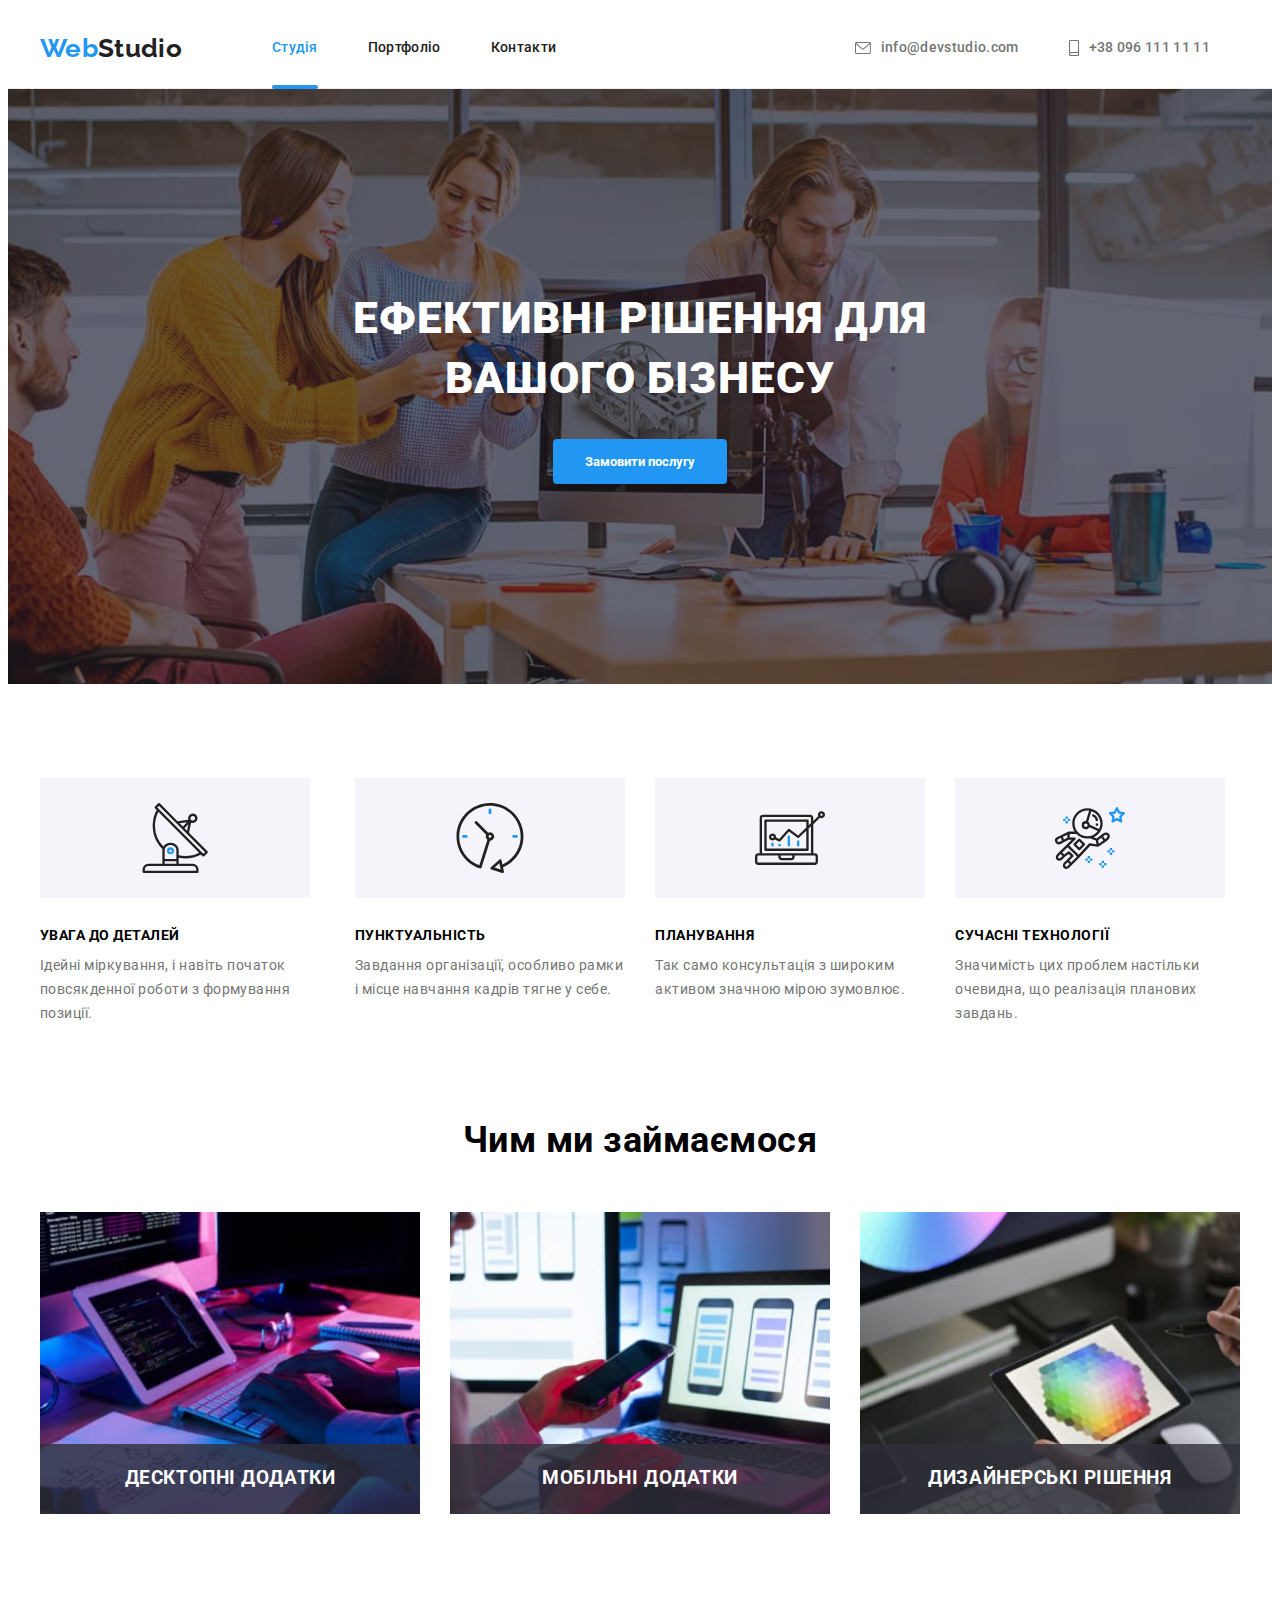
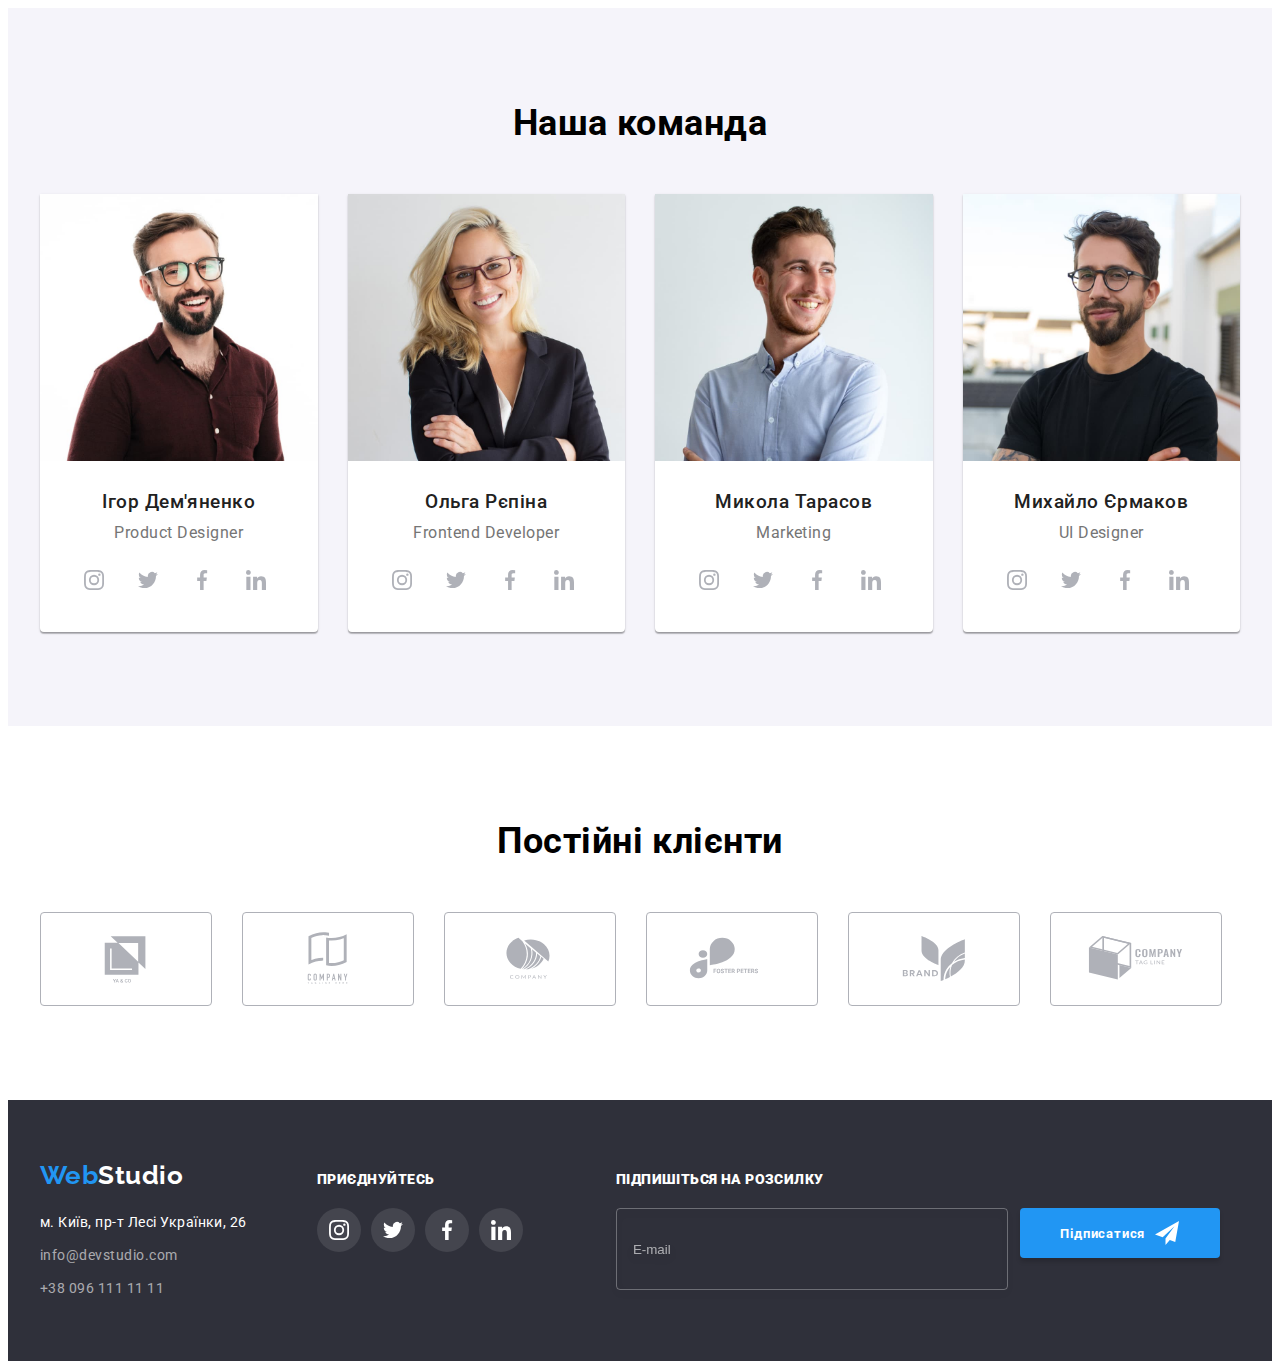
<file: index.html>
<!DOCTYPE html>
<html lang="uk">
  <head>
    <meta charset="UTF-8" />
    <meta http-equiv="X-UA-Compatible" content="IE=edge" />
    <meta name="viewport" content="width=device-width, initial-scale=1.0" />
    <title>Студія</title>
    <link rel="preconnect" href="https://fonts.googleapis.com" />
    <link rel="preconnect" href="https://fonts.gstatic.com" crossorigin />
    <link
      href="https://fonts.googleapis.com/css2?family=Raleway:wght@700&family=Roboto:wght@400;500;700;900&display=swap"
      rel="stylesheet"
    />
    <link
      rel="stylesheet"
      href="https://cdnjs.cloudflare.com/ajax/libs/modern-normalize/1.1.0/modern-normalize.min.css"
      integrity="sha512-wpPYUAdjBVSE4KJnH1VR1HeZfpl1ub8YT/NKx4PuQ5NmX2tKuGu6U/JRp5y+Y8XG2tV+wKQpNHVUX03MfMFn9Q=="
      crossorigin="anonymous"
      referrerpolicy="no-referrer"
    />
    <link rel="stylesheet" href="./css/main.min.css" />
  </head>

  <body>
    <header class="header">
      <div class="container menu">
        <a href="./index.html" class="logo no-decoration">
          <span class="logo__accent">Web</span>Studio
        </a>
        <nav>
          <ul class="menu__list style-none">
            <li class="menu__item">
              <a class="menu__link current no-decoration" href="./index.html">Студія</a>
            </li>
            <li class="menu__item">
              <a class="menu__link no-decoration" href="./portfolio.html">Портфоліо</a>
            </li>
            <li class="menu__item">
              <a class="menu__link no-decoration" href="#contacts">Контакти</a>
            </li>
          </ul>
        </nav>
        <ul class="communication style-none">
          <li class="communication__item">
            <a
              class="communication__link no-decoration"
              href="mailto:info@devstudio.com"
              rel="noopener noreferrer nofollow"
              target="_blank"
            >
              <svg width="16" height="12" class="communication__icon">
                <use href="./images/sprite.svg#envelope"></use>
              </svg>
              info@devstudio.com</a
            >
          </li>
          <li class="communication__item">
            <a class="communication__link no-decoration" href="tel:+380961111111">
              <svg width="10" height="16" class="communication__icon">
                <use href="./images/sprite.svg#smartphone"></use>
              </svg>
              +38 096 111 11 11</a
            >
          </li>
        </ul>
      </div>
    </header>
    <main>
      <!-- Hero section -->
      <section class="hero">
        <h1 class="hero__title">Ефективні рішення для вашого бізнесу</h1>
        <button type="button" class="hero__btn cursor" data-modal-open>Замовити послугу</button>
      </section>

      <!-- Features Section-->
      <section class="section features">
        <div class="container">
          <h2 class="visually-hidden">Особливості нашої веб студії</h2>

          <ul class="features__list style-none">
            <li class="features__item">
              <div class="features__icon">
                <svg width="70" height="70">
                  <use href="./images/sprite.svg#antenna"></use>
                </svg>
              </div>
              <h3 class="features__title">увага до деталей</h3>
              <p class="features__desc">
                Ідейні міркування, і навіть початок повсякденної роботи з формування позиції.
              </p>
            </li>
            <li class="features__item">
              <div class="features__icon">
                <svg width="70" height="70">
                  <use href="./images/sprite.svg#clock"></use>
                </svg>
              </div>
              <h3 class="features__title">пунктуальність</h3>
              <p class="features__desc">
                Завдання організації, особливо рамки і місце навчання кадрів тягне у себе.
              </p>
            </li>
            <li class="features__item">
              <div class="features__icon">
                <svg width="70" height="70">
                  <use href="./images/sprite.svg#diagram"></use>
                </svg>
              </div>
              <h3 class="features__title">планування</h3>
              <p class="features__desc">
                Так само консультація з широким активом значною мірою зумовлює.
              </p>
            </li>
            <li class="features__item">
              <div class="features__icon">
                <svg width="70" height="70">
                  <use href="./images/sprite.svg#astronaut"></use>
                </svg>
              </div>
              <h3 class="features__title">сучасні технології</h3>
              <p class="features__desc">
                Значимість цих проблем настільки очевидна, що реалізація планових завдань.
              </p>
            </li>
          </ul>
        </div>
      </section>
      <!-- What we do Section -->
      <section class="section">
        <div class="container works">
          <h2 class="section-title">Чим ми займаємося</h2>
          <ul class="works__list style-none">
            <li class="works__item">
              <img
                class="works__img full-width"
                src="./images/programer-working-his-desk-office.jpg"
                alt="програміст праціює за робочим столом"
                width="370"
                height="294"
              />
              <h3 class="works__title">Десктопні додатки</h3>
            </li>
            <li class="works__item">
              <img
                class="works__img full-width"
                src="./images/designers-are-developing-application.jpg"
                alt="дизайнери розробляють додаток для смартфонів команда працює над інтерфейсом мобільних телефонів"
                width="370"
                height="294"
              />
              <h3 class="works__title">Мобільні додатки</h3>
            </li>
            <li class="works__item">
              <img
                class="works__img full-width"
                src="./images/creative-artist-web-design.jpg"
                alt="креативний веб дизайнер обирає кольори на графічному планшеті"
                width="370"
                height="294"
              />
              <h3 class="works__title">Дизайнерські рішення</h3>
            </li>
          </ul>
        </div>
      </section>
      <!-- Our team Section -->
      <section class="section team">
        <div class="container">
          <h2 class="section-title">Наша команда</h2>
          <ul class="team__list style-none">
            <li class="team__item">
              <img
                class="team__img full-width"
                src="./images/team/product-designer.jpg"
                alt="Ігор Дем'яненко фото молодий чоловік в окулярах посміхається"
                width="270"
                height="260"
              />
              <div class="team__member">
                <h3 class="team__names">Ігор Дем'яненко</h3>
                <p lang="en" class="team__positions">Product Designer</p>
                <ul class="socials style-none">
                  <li class="socials__item">
                    <a href="" class="socials__links">
                      <svg width="20" height="20" class="socials__icon">
                        <use href="./images/sprite.svg#instagram"></use>
                      </svg>
                    </a>
                  </li>
                  <li class="socials__item">
                    <a href="" class="socials__links">
                      <svg width="20" height="20" class="socials__icon">
                        <use href="./images/sprite.svg#twitter"></use>
                      </svg>
                    </a>
                  </li>
                  <li class="socials__item">
                    <a href="" class="socials__links">
                      <svg width="20" height="20" class="socials__icon">
                        <use href="./images/sprite.svg#facebook"></use>
                      </svg>
                    </a>
                  </li>
                  <li class="socials__item">
                    <a href="" class="socials__links">
                      <svg width="20" height="20" class="socials__icon">
                        <use href="./images/sprite.svg#linkedin"></use>
                      </svg>
                    </a>
                  </li>
                </ul>
              </div>
            </li>
            <li class="team__item">
              <img
                class="team__img full-width"
                src="./images/team/frontend-developer.jpg"
                alt="Ольга Рєпіна фото молода жінка блондинка з довгим волоссям в окулярах і діловому костюмі посміхається"
                width="270"
                height="260"
              />
              <div class="team__member">
                <h3 class="team__names">Ольга Рєпіна</h3>
                <p lang="en" class="team__positions">Frontend Developer</p>
                <ul class="socials style-none">
                  <li class="socials__item">
                    <a href="" class="socials__links">
                      <svg width="20" height="20" class="socials__icon">
                        <use href="./images/sprite.svg#instagram"></use>
                      </svg>
                    </a>
                  </li>
                  <li class="socials__item">
                    <a href="" class="socials__links">
                      <svg width="20" height="20" class="socials__icon">
                        <use href="./images/sprite.svg#twitter"></use>
                      </svg>
                    </a>
                  </li>
                  <li class="socials__item">
                    <a href="" class="socials__links">
                      <svg width="20" height="20" class="socials__icon">
                        <use href="./images/sprite.svg#facebook"></use>
                      </svg>
                    </a>
                  </li>
                  <li class="socials__item">
                    <a href="" class="socials__links">
                      <svg width="20" height="20" class="socials__icon">
                        <use href="./images/sprite.svg#linkedin"></use>
                      </svg>
                    </a>
                  </li>
                </ul>
              </div>
            </li>
            <li class="team__item">
              <img
                class="team__img full-width"
                src="./images/team/marketing.jpg"
                alt="Микола Тарасов фото молодий чоловік в світлій сорочці посміхається"
                width="270"
                height="260"
              />
              <div class="team__member">
                <h3 class="team__names">Микола Тарасов</h3>
                <p lang="en" class="team__positions">Marketing</p>
                <ul class="socials style-none">
                  <li class="socials__item">
                    <a href="" class="socials__links">
                      <svg width="20" height="20" class="socials__icon">
                        <use href="./images/sprite.svg#instagram"></use>
                      </svg>
                    </a>
                  </li>
                  <li class="socials__item">
                    <a href="" class="socials__links">
                      <svg width="20" height="20" class="socials__icon">
                        <use href="./images/sprite.svg#twitter"></use>
                      </svg>
                    </a>
                  </li>
                  <li class="socials__item">
                    <a href="" class="socials__links">
                      <svg width="20" height="20" class="socials__icon">
                        <use href="./images/sprite.svg#facebook"></use>
                      </svg>
                    </a>
                  </li>
                  <li class="socials__item">
                    <a href="" class="socials__links">
                      <svg width="20" height="20" class="socials__icon">
                        <use href="./images/sprite.svg#linkedin"></use>
                      </svg>
                    </a>
                  </li>
                </ul>
              </div>
            </li>
            <li class="team__item">
              <img
                class="team__img full-width"
                src="./images/team/ui-designer.jpg"
                alt="Михайло Єрмаков фото молодий темноволосий чоловік у чорній футболці в окулярах"
                width="270"
                height="260"
              />
              <div class="team__member">
                <h3 class="team__names">Михайло Єрмаков</h3>
                <p lang="en" class="team__positions">UI Designer</p>
                <ul class="socials style-none">
                  <li class="socials__item">
                    <a href="" class="socials__links">
                      <svg width="20" height="20" class="socials__icon">
                        <use href="./images/sprite.svg#instagram"></use>
                      </svg>
                    </a>
                  </li>
                  <li class="socials__item">
                    <a href="" class="socials__links">
                      <svg width="20" height="20" class="socials__icon">
                        <use href="./images/sprite.svg#twitter"></use>
                      </svg>
                    </a>
                  </li>
                  <li class="socials__item">
                    <a href="" class="socials__links">
                      <svg width="20" height="20" class="socials__icon">
                        <use href="./images/sprite.svg#facebook"></use>
                      </svg>
                    </a>
                  </li>
                  <li class="socials__item">
                    <a href="" class="socials__links">
                      <svg width="20" height="20" class="socials__icon">
                        <use href="./images/sprite.svg#linkedin"></use>
                      </svg>
                    </a>
                  </li>
                </ul>
              </div>
            </li>
          </ul>
        </div>
      </section>
      <!-- Clients section -->
      <section class="section clients">
        <div class="container">
          <h2 class="section-title">Постійні клієнти</h2>
          <ul class="clients__list style-none">
            <li class="clients__item">
              <a href="" class="clients__link">
                <svg width="106" height="60" class="clients__icon">
                  <use href="./images/sprite.svg#logo1"></use>
                </svg>
              </a>
            </li>
            <li class="clients__item">
              <a href="" class="clients__link">
                <svg width="106" height="60" class="clients__icon">
                  <use href="./images/sprite.svg#logo2"></use>
                </svg>
              </a>
            </li>
            <li class="clients__item">
              <a href="" class="clients__link">
                <svg width="106" height="60" class="clients__icon">
                  <use href="./images/sprite.svg#logo3"></use>
                </svg>
              </a>
            </li>
            <li class="clients__item">
              <a href="" class="clients__link">
                <svg width="106" height="60" class="clients__icon">
                  <use href="./images/sprite.svg#logo4"></use>
                </svg>
              </a>
            </li>
            <li class="clients__item">
              <a href="" class="clients__link">
                <svg width="106" height="60" class="clients__icon">
                  <use href="./images/sprite.svg#logo5"></use>
                </svg>
              </a>
            </li>
            <li class="clients__item">
              <a href="" class="clients__link">
                <svg width="106" height="60" class="clients__icon">
                  <use href="./images/sprite.svg#logo6"></use>
                </svg>
              </a>
            </li>
          </ul>
        </div>
      </section>
    </main>
    <footer id="contacts" class="footer">
      <div class="container footer__wrap">
        <div class="footer__contacts">
          <a href="./index.html" class="logo footer__logo no-decoration">
            <p lang="en"><span class="logo__accent">Web</span>Studio</p>
          </a>
          <address class="contacts">
            <ul class="contacts__list style-none">
              <li class="contacts__item">
                <a
                  href="https://goo.gl/maps/mMnY23ugtFwCM5wb8"
                  rel="noopener noreferrer nofollow"
                  target="_blank"
                  class="contacts__address no-decoration"
                  >м. Київ, пр-т Лесі Українки, 26</a
                >
              </li>
              <li class="contacts__item">
                <a
                  href="mailto:info@devstudio.com"
                  rel="noopener noreferrer nofollow"
                  target="_blank"
                  class="contacts__link no-decoration"
                  >info@devstudio.com</a
                >
              </li>
              <li class="contacts__item">
                <a href="tel:+380961111111" class="contacts__link no-decoration"
                  >+38 096 111 11 11</a
                >
              </li>
            </ul>
          </address>
        </div>
        <div class="follow">
          <p class="follow__title"><strong>Приєднуйтесь</strong></p>
          <ul class="socials style-none">
                  <li class="socials__item">
                    <a href="" class="socials__links footer-socials-link">
                      <svg width="20" height="20" class="socials__icon">
                        <use href="./images/sprite.svg#instagram"></use>
                      </svg>
                    </a>
                  </li>
                  <li class="socials__item">
                    <a href="" class="socials__links footer-socials-link">
                      <svg width="20" height="20" class="socials__icon">
                        <use href="./images/sprite.svg#twitter"></use>
                      </svg>
                    </a>
                  </li>
                  <li class="socials__item">
                    <a href="" class="socials__links footer-socials-link">
                      <svg width="20" height="20" class="socials__icon">
                        <use href="./images/sprite.svg#facebook"></use>
                      </svg>
                    </a>
                  </li>
                  <li class="socials__item">
                    <a href="" class="socials__links footer-socials-link">
                      <svg width="20" height="20" class="socials__icon">
                        <use href="./images/sprite.svg#linkedin"></use>
                      </svg>
                    </a>
                  </li>
                </ul>
        </div>
        <div class="mailing">
          <p class="mailing__title"><strong>Підпишіться на розсилку</strong></p>
          <form action="" class="mailing__form" id="mailing-form" method="post">
            <input type="email" class="mailing__input" name="mailing-email" placeholder="E-mail" />
            <button type="submit" class="mailing__btn">
              Підписатися<svg class="mailing__icon" width="24" height="24">
                <use href="./images/sprite.svg#send"></use>
              </svg>
            </button>
          </form>
        </div>
      </div>
    </footer>
    <!-- Modal -->
    <div class="backdrop is-hidden" data-modal>
      <div class="modal">
        <button type="button" class="modal__close" data-modal-close>
          <svg class="modal__icon" width="18" height="18">
            <use href="./images/sprite.svg#close-black-18dp"></use>
          </svg>
        </button>
        <p class="modal__title"><strong>Залиште свої дані, ми вам передзвонимо</strong></p>
        <form class="form" action="" method="post">
          <div class="form__element">
            <label for="name" class="form__label">Ім'я</label>
            <div class="form__field">
              <input type="text" class="form__input" name="name" />
              <svg class="form__icon" width="18" height="18">
                <use href="./images/sprite.svg#person"></use>
              </svg>
            </div>
          </div>

          <div class="form__element">
            <label for="tel" class="form__label">Телефон</label>
            <div class="form__field">
              <input type="tel" name="tel" class="form__input" />
              <svg class="form__icon" width="18" height="18">
                <use href="./images/sprite.svg#phone"></use>
              </svg>
            </div>
          </div>
          <div class="form__element">
            <label for="email" class="form__label">Пошта</label>
            <div class="form__field">
              <input type="email" name="email" class="form__input" />
              <svg width="18" height="18" class="form__icon">
                <use href="./images/sprite.svg#email"></use>
              </svg>
            </div>
          </div>

          <label for="comment" class="form__label">Коментар</label>
          <textarea
            name="comment"
            rows="5"
            class="form__comment"
            placeholder="Введіть текст"
          ></textarea>
          <div class="terms">
            <label class="terms__label">
              <input type="checkbox" class="terms__checkbox visually-hidden" />
              <span class="terms__icon"></span>
              Погоджуюся з розсилкою та приймаю</label
            >
            <p>
              <a class="terms__link" href=""> Умови договору</a>
            </p>
          </div>
          <button type="submit" class="form__btn">Відправити</button>
        </form>
      </div>
    </div>
    <script src="./js/modal.js"></script>
  </body>
</html>
</file>
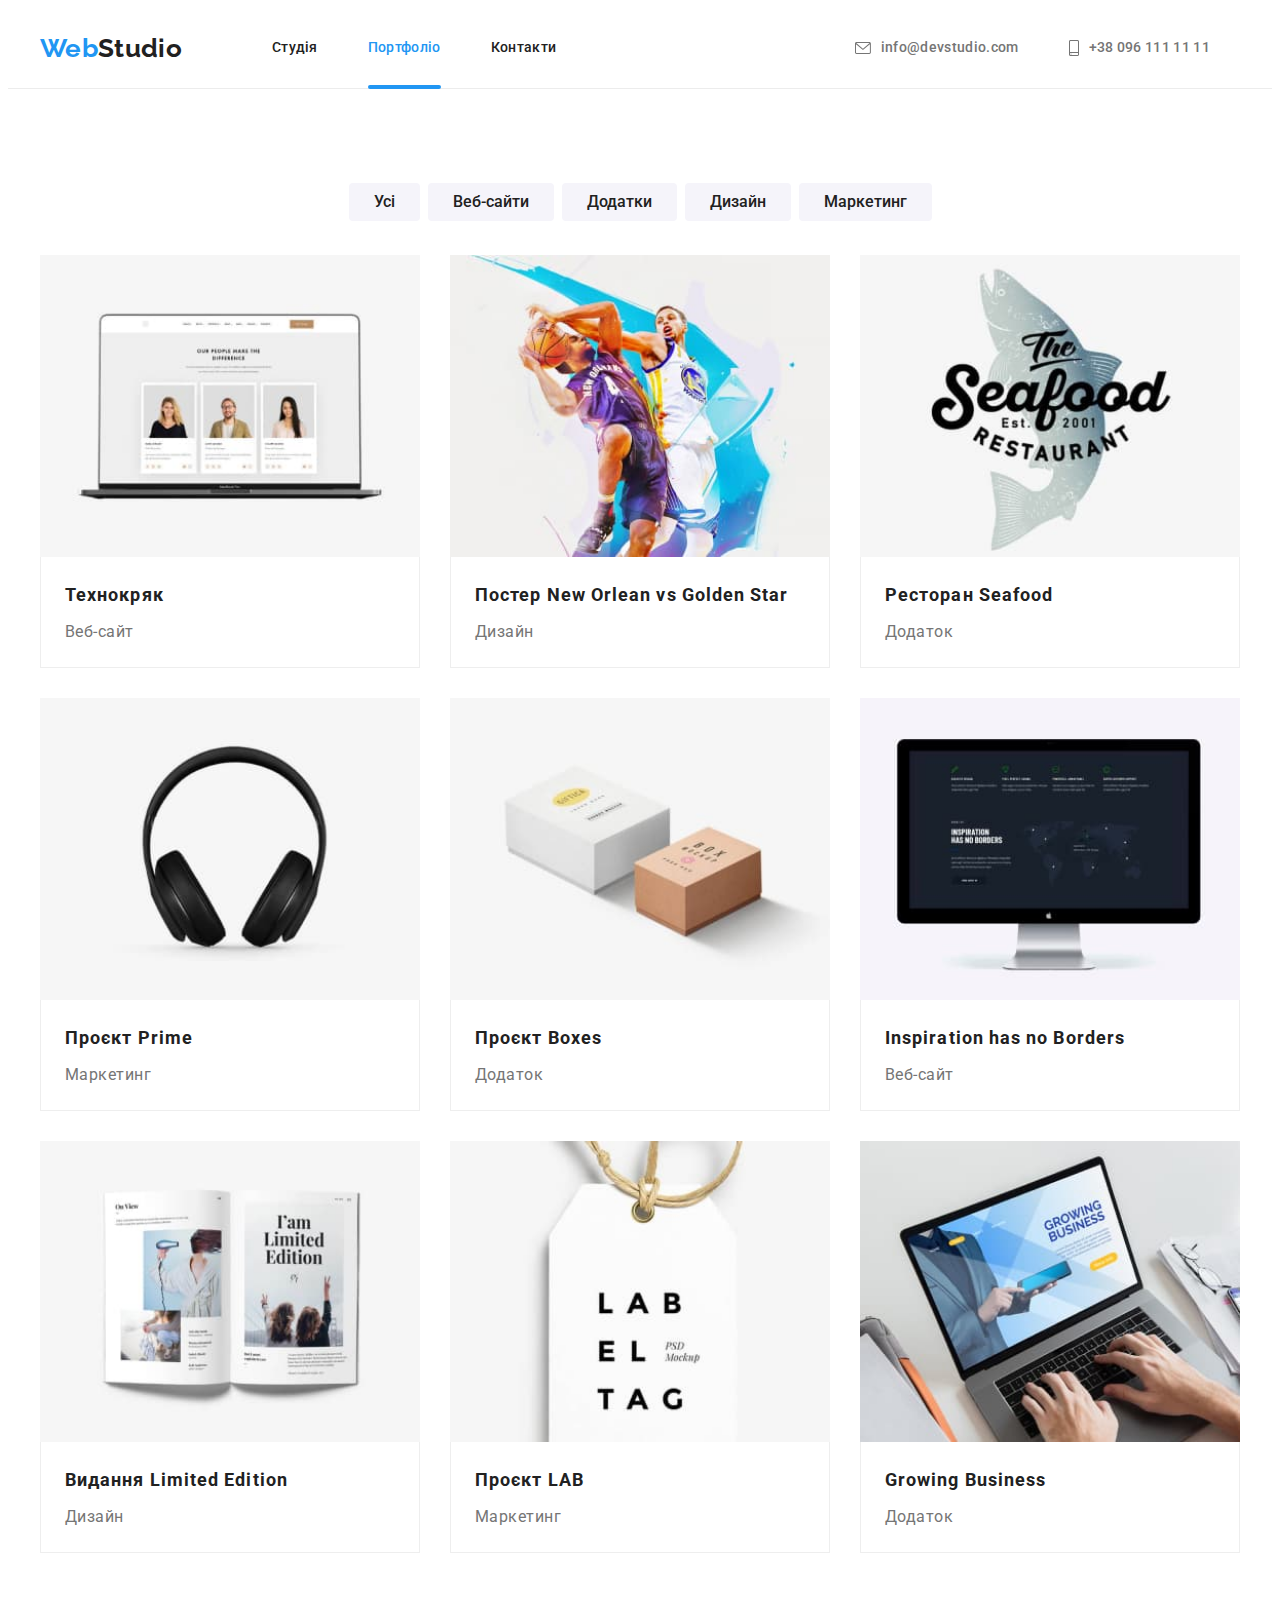
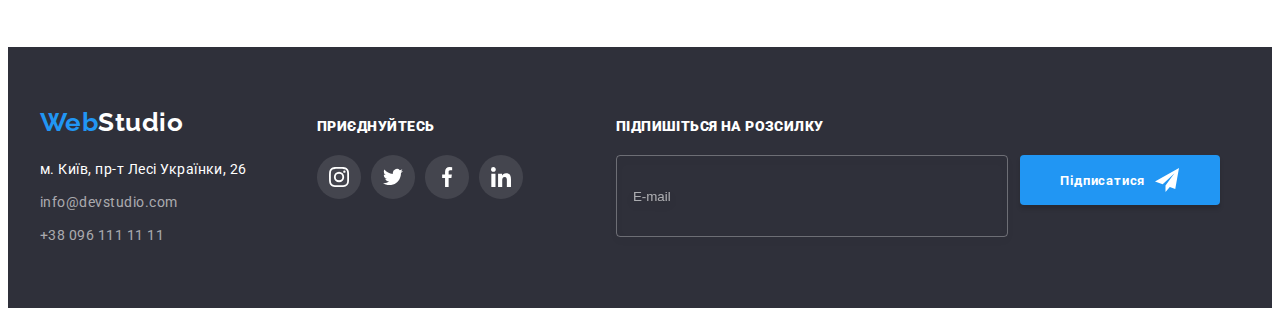
<file: portfolio.html>
<!DOCTYPE html>
<html lang="uk">
  <head>
    <meta charset="UTF-8" />
    <meta http-equiv="X-UA-Compatible" content="IE=edge" />
    <meta name="viewport" content="width=device-width, initial-scale=1.0" />
    <title>Студія</title>
    <link rel="preconnect" href="https://fonts.googleapis.com" />
    <link rel="preconnect" href="https://fonts.gstatic.com" crossorigin />
    <link
      href="https://fonts.googleapis.com/css2?family=Raleway:wght@700&family=Roboto:wght@400;500;700;900&display=swap"
      rel="stylesheet"
    />
    <link
      rel="stylesheet"
      href="https://cdnjs.cloudflare.com/ajax/libs/modern-normalize/1.1.0/modern-normalize.min.css"
      integrity="sha512-wpPYUAdjBVSE4KJnH1VR1HeZfpl1ub8YT/NKx4PuQ5NmX2tKuGu6U/JRp5y+Y8XG2tV+wKQpNHVUX03MfMFn9Q=="
      crossorigin="anonymous"
      referrerpolicy="no-referrer"
    />
    <link rel="stylesheet" href="./css/main.min.css" />
  </head>

  <body>
    <header class="header">
      <div class="container menu">
        <a href="./index.html" class="logo no-decoration">
          <span class="logo__accent">Web</span>Studio
        </a>
        <nav>
          <ul class="menu__list style-none">
            <li class="menu__item">
              <a class="menu__link no-decoration" href="./index.html">Студія</a>
            </li>
            <li class="menu__item">
              <a class="menu__link current no-decoration" href="./portfolio.html">Портфоліо</a>
            </li>
            <li class="menu__item">
              <a class="menu__link no-decoration" href="#contacts">Контакти</a>
            </li>
          </ul>
        </nav>
        <ul class="communication style-none">
          <li class="communication__item">
            <a
              class="communication__link no-decoration"
              href="mailto:info@devstudio.com"
              rel="noopener noreferrer nofollow"
              target="_blank"
            >
              <svg width="16" height="12" class="communication__icon">
                <use href="./images/sprite.svg#envelope"></use>
              </svg>
              info@devstudio.com</a
            >
          </li>
          <li class="communication__item">
            <a class="communication__link no-decoration" href="tel:+380961111111">
              <svg width="10" height="16" class="communication__icon">
                <use href="./images/sprite.svg#smartphone"></use>
              </svg>
              +38 096 111 11 11</a
            >
          </li>
        </ul>
      </div>
    </header>

    <main>
      <!-- Portfolio section -->
      <section class="section portfolio">
        <div class="container">
          <h2 class="visually-hidden">Наші роботи</h2>
          <ul class="filter style-none">
            <li class="filter__item">
              <button type="button" class="filter__btn cursor">Усі</button>
            </li>
            <li class="filter__item">
              <button type="button" class="filter__btn cursor">Веб-сайти</button>
            </li>
            <li class="filter__item">
              <button type="button" class="filter__btn cursor">Додатки</button>
            </li>
            <li class="filter__item">
              <button type="button" class="filter__btn cursor">Дизайн</button>
            </li>
            <li class="filter__item">
              <button type="button" class="filter__btn cursor">Маркетинг</button>
            </li>
          </ul>
          <ul class="portfolio__list style-none">
            <li class="portfolio__item">
              <a href="" class="portfolio__links no-decoration">
                <div class="portfolio__thumbs">
                  <img
                    class="portfolio__img full-width"
                    src="./images/portfolio/technokriak.jpg"
                    alt="веб-сайт компанії на екрані ноутбука"
                    width="370"
                    height="294"
                  />
                  <p class="portfolio__details">
                    Ресурс пропонує комплексні пропозиції з різним рівнем функціоналу та сервісів.
                    Все це дозволить відвідувачу отримати вичерпні відомості про компанію чи
                    приватну особу.
                  </p>
                </div>

                <div class="portfolio__titles__wrap">
                  <h3 class="portfolio__titles">Технокряк</h3>
                  <p class="portfolio__desc">Веб-сайт</p>
                </div>
              </a>
            </li>
            <li class="portfolio__item">
              <a href="" class="portfolio__links no-decoration">
                <div class="portfolio__thumbs">
                  <img
                    class="portfolio__img full-width"
                    src="./images/portfolio/poster.jpg"
                    alt="баскетболісти борються за м'яч"
                    width="370"
                    height="294"
                  />
                  <p class="portfolio__details">
                    Ресурс пропонує комплексні пропозиції з різним рівнем функціоналу та сервісів.
                    Все це дозволить відвідувачу отримати вичерпні відомості про компанію чи
                    приватну особу.
                  </p>
                </div>

                <div class="portfolio__titles__wrap">
                  <h3 class="portfolio__titles">Постер New Orlean vs Golden Star</h3>
                  <p class="portfolio__desc">Дизайн</p>
                </div>
              </a>
            </li>
            <li class="portfolio__item">
              <a href="" class="portfolio__links no-decoration">
                <div class="portfolio__thumbs">
                  <img
                    class="portfolio__img full-width"
                    src="./images/portfolio/restaurant.jpg"
                    alt="логотип ресторану"
                    width="370"
                    height="294"
                  />
                  <p class="portfolio__details">
                    Ресурс пропонує комплексні пропозиції з різним рівнем функціоналу та сервісів.
                    Все це дозволить відвідувачу отримати вичерпні відомості про компанію чи
                    приватну особу.
                  </p>
                </div>

                <div class="portfolio__titles__wrap">
                  <h3 class="portfolio__titles">Ресторан Seafood</h3>
                  <p class="portfolio__desc">Додаток</p>
                </div>
              </a>
            </li>
            <li class="portfolio__item">
              <a href="" class="portfolio__links no-decoration">
                <div class="portfolio__thumbs">
                  <img
                    class="portfolio__img full-width"
                    src="./images/portfolio/project-prime.jpg"
                    alt="навушники"
                    width="370"
                    height="294"
                  />
                  <p class="portfolio__details">
                    Ресурс пропонує комплексні пропозиції з різним рівнем функціоналу та сервісів.
                    Все це дозволить відвідувачу отримати вичерпні відомості про компанію чи
                    приватну особу.
                  </p>
                </div>

                <div class="portfolio__titles__wrap">
                  <h3 class="portfolio__titles">Проєкт Prime</h3>
                  <p class="portfolio__desc">Маркетинг</p>
                </div>
              </a>
            </li>
            <li class="portfolio__item">
              <a href="" class="portfolio__links no-decoration">
                <div class="portfolio__thumbs">
                  <img
                    class="portfolio__img full-width"
                    src="./images/portfolio/project-boxes.jpg"
                    alt="різноманітні коробки"
                    width="370"
                    height="294"
                  />
                  <p class="portfolio__details">
                    Ресурс пропонує комплексні пропозиції з різним рівнем функціоналу та сервісів.
                    Все це дозволить відвідувачу отримати вичерпні відомості про компанію чи
                    приватну особу.
                  </p>
                </div>
                <div class="portfolio__titles__wrap">
                  <h3 class="portfolio__titles">Проєкт Boxes</h3>
                  <p class="portfolio__desc">Додаток</p>
                </div>
              </a>
            </li>
            <li class="portfolio__item">
              <a href="" class="portfolio__links no-decoration">
                <div class="portfolio__thumbs">
                  <img
                    class="portfolio__img full-width"
                    src="./images/portfolio/website.jpg"
                    alt="веб-сайт компанії на екрані комп'ютера"
                    width="370"
                    height="294"
                  />
                  <p class="portfolio__details">
                    Ресурс пропонує комплексні пропозиції з різним рівнем функціоналу та сервісів.
                    Все це дозволить відвідувачу отримати вичерпні відомості про компанію чи
                    приватну особу.
                  </p>
                </div>

                <div class="portfolio__titles__wrap">
                  <h3 class="portfolio__titles">Inspiration has no Borders</h3>
                  <p class="portfolio__desc">Веб-сайт</p>
                </div>
              </a>
            </li>
            <li class="portfolio__item">
              <a href="" class="portfolio__links no-decoration">
                <div class="portfolio__thumbs">
                  <img
                    class="portfolio__img full-width"
                    src="./images/portfolio/publication.jpg"
                    alt="розворот журналу"
                    width="370"
                    height="294"
                  />
                  <p class="portfolio__details">
                    Ресурс пропонує комплексні пропозиції з різним рівнем функціоналу та сервісів.
                    Все це дозволить відвідувачу отримати вичерпні відомості про компанію чи
                    приватну особу.
                  </p>
                </div>

                <div class="portfolio__titles__wrap">
                  <h3 class="portfolio__titles">Видання Limited Edition</h3>
                  <p class="portfolio__desc">Дизайн</p>
                </div>
              </a>
            </li>
            <li class="portfolio__item">
              <a href="" class="portfolio__links no-decoration">
                <div class="portfolio__thumbs">
                  <img
                    class="portfolio__img full-width"
                    src="images/portfolio/project-lab.jpg"
                    alt="лейбл для маркетингу"
                    width="370"
                    height="294"
                  />
                  <p class="portfolio__details">
                    Ресурс пропонує комплексні пропозиції з різним рівнем функціоналу та сервісів.
                    Все це дозволить відвідувачу отримати вичерпні відомості про компанію чи
                    приватну особу.
                  </p>
                </div>

                <div class="portfolio__titles__wrap">
                  <h3 class="portfolio__titles">Проєкт LAB</h3>
                  <p class="portfolio__desc">Маркетинг</p>
                </div>
              </a>
            </li>
            <li class="portfolio__item">
              <a href="" class="portfolio__links no-decoration">
                <div class="portfolio__thumbs">
                  <img
                    class="portfolio__img full-width"
                    src="./images/portfolio/buisness.jpg"
                    alt="людина працює на ноубуці з додатком"
                    width="370"
                    height="294"
                  />
                  <p class="portfolio__details">
                    Ресурс пропонує комплексні пропозиції з різним рівнем функціоналу та сервісів.
                    Все це дозволить відвідувачу отримати вичерпні відомості про компанію чи
                    приватну особу.
                  </p>
                </div>

                <div class="portfolio__titles__wrap">
                  <h3 class="portfolio__titles">Growing Business</h3>
                  <p class="portfolio__desc">Додаток</p>
                </div>
              </a>
            </li>
          </ul>
        </div>
      </section>
    </main>
     <footer id="contacts" class="footer">
      <div class="container footer__wrap">
        <div class="footer__contacts">
          <a href="./index.html" class="logo footer__logo no-decoration">
            <p lang="en"><span class="logo__accent">Web</span>Studio</p>
          </a>
          <address class="contacts">
            <ul class="contacts__list style-none">
              <li class="contacts__item">
                <a
                  href="https://goo.gl/maps/mMnY23ugtFwCM5wb8"
                  rel="noopener noreferrer nofollow"
                  target="_blank"
                  class="contacts__address no-decoration"
                  >м. Київ, пр-т Лесі Українки, 26</a
                >
              </li>
              <li class="contacts__item">
                <a
                  href="mailto:info@devstudio.com"
                  rel="noopener noreferrer nofollow"
                  target="_blank"
                  class="contacts__link no-decoration"
                  >info@devstudio.com</a
                >
              </li>
              <li class="contacts__item">
                <a href="tel:+380961111111" class="contacts__link no-decoration"
                  >+38 096 111 11 11</a
                >
              </li>
            </ul>
          </address>
        </div>
        <div class="follow">
          <p class="follow__title"><strong>Приєднуйтесь</strong></p>
          <ul class="socials style-none">
                  <li class="socials__item">
                    <a href="" class="socials__links footer-socials-link">
                      <svg width="20" height="20" class="socials__icon">
                        <use href="./images/sprite.svg#instagram"></use>
                      </svg>
                    </a>
                  </li>
                  <li class="socials__item">
                    <a href="" class="socials__links footer-socials-link">
                      <svg width="20" height="20" class="socials__icon">
                        <use href="./images/sprite.svg#twitter"></use>
                      </svg>
                    </a>
                  </li>
                  <li class="socials__item">
                    <a href="" class="socials__links footer-socials-link">
                      <svg width="20" height="20" class="socials__icon">
                        <use href="./images/sprite.svg#facebook"></use>
                      </svg>
                    </a>
                  </li>
                  <li class="socials__item">
                    <a href="" class="socials__links footer-socials-link">
                      <svg width="20" height="20" class="socials__icon">
                        <use href="./images/sprite.svg#linkedin"></use>
                      </svg>
                    </a>
                  </li>
                </ul>
        </div>
        <div class="mailing">
          <p class="mailing__title"><strong>Підпишіться на розсилку</strong></p>
          <form action="" class="mailing__form" id="mailing-form" method="post">
            <input type="email" class="mailing__input" name="mailing-email" placeholder="E-mail" />
            <button type="submit" class="mailing__btn">
              Підписатися<svg class="mailing__icon" width="24" height="24">
                <use href="./images/sprite.svg#send"></use>
              </svg>
            </button>
          </form>
        </div>
      </div>
    </footer>
  </body>
</html>
</file>
<file: css/main.min.css>
:root{--primary-bg-color: #ffffff;--secondary-bg-color: #2f303a;--third-bg-color: #f5f4fa;--primary-btn-bg-color: #f5f4fa;--secondary-btn-bg-color: #2196f3;--third-btn-bg-color: #188ce8;--primary-title-color: #212121;--secondary-title-color: #ffffff;--primary-btn-text: #212121;--secondary-btn-color: #ffffff;--primary-border-color: #eeeeee;--main-text-color: #757575;--accent-color: #2196f3;--header-contact-link: #757575;--footer-contact-link: rgba(255, 255, 255, 0.6);--primary-font-family: "Roboto";--secondary-font-family: "Raleway";--primary-letter-spacing: 0.03em;--primary-socials-color: #afb1b8}h1,h2,h3,h4,h5,h6,p{margin:0;padding:0}ul{margin:0;padding:0}button{border:none}textarea{resize:none}.container{width:1200px;margin:0 auto;padding-left:15px;padding-right:15px}.no-decoration{text-decoration:none}.style-none{list-style:none}.full-width{display:block;width:100%;height:auto}.cursor{cursor:pointer}body{font-family:var(--primary-font-family),sans-serif;background-color:var(--main-bg-color);letter-spacing:var(--primary-letter-spacing)}.section{padding:94px 0}.section-title{margin-bottom:50px;font-weight:700;font-size:36px;text-align:center;line-height:1.17}.header{border-bottom:1px solid #ececec;line-height:1.14;letter-spacing:.02em}.menu{display:flex;align-items:center;position:relative}.menu__item:not(:last-child){margin-right:50px}.menu__list{display:flex}.menu__link{position:relative;display:block;padding:30px 0;color:var(--primary-title-color);transition:color 250ms cubic-bezier(0.4, 0, 0.2, 1);font-weight:500;font-size:14px}.menu__link:hover,.menu__link:focus{color:var(--accent-color)}.logo{display:block;margin-right:90px;color:var(--primary-title-color);font-family:var(--secondary-font-family),sans-serif;font-size:26px;font-weight:700;line-height:1.19}.logo__accent{color:var(--accent-color)}.current{color:var(--accent-color)}.current::after{position:absolute;bottom:-3px;left:0;display:block;width:100%;height:4px;content:"";background-color:#2196f3;border-radius:2px}.communication{display:flex;margin-left:auto}.communication__item{display:flex;align-items:center;margin-right:10px}.communication__link{display:flex;justify-content:center;align-items:center;padding:32px 20px;color:var(--header-contact-link);transition:color 250ms cubic-bezier(0.4, 0, 0.2, 1);font-weight:500;font-size:14px}.communication__link:hover,.communication__link:focus{color:var(--accent-color)}.communication__icon{margin-right:10px;fill:currentColor}.hero{max-width:1600px;margin:0 auto;padding:200px 0;background-color:#c4c4c4;background-image:linear-gradient(to right, rgba(47, 48, 58, 0.4), rgba(47, 48, 58, 0.4)),url(../images/header-background.jpg);background-position:center;background-repeat:no-repeat;background-size:cover;text-align:center;letter-spacing:.06em}.hero__title{max-width:695px;margin:0 auto;margin-bottom:30px;color:var(--secondary-title-color);font-weight:900;font-size:44px;line-height:1.36;text-transform:uppercase}.hero__btn{padding:10px 32px;background-color:var(--secondary-btn-bg-color);box-shadow:0px 4px 4px rgba(0,0,0,.15);border:none;border-radius:4px;color:var(--secondary-title-color);transition:background-color 250ms cubic-bezier(0.4, 0, 0.2, 1);font-family:inherit;font-weight:700;line-height:1.88}.hero__btn:active,.hero__btn:hover,.hero__btn:focus{background-color:var(--third-btn-bg-color)}.visually-hidden{position:absolute;width:1px;height:1px;margin:-1px;border:0;padding:0;white-space:nowrap;-webkit-clip-path:inset(100%);clip-path:inset(100%);clip:rect(0 0 0 0);overflow:hidden}.features{padding-bottom:0}.features__list{display:flex}.features__item:not(:last-child){margin-right:30px}.features__icon{display:flex;justify-content:center;align-items:center;width:270px;height:120px;margin-bottom:30px;background-color:#f5f4fa}.features__title{margin-bottom:10px;font-weight:700;font-size:14px;line-height:1.14;text-transform:uppercase}.features__desc{color:var(--main-text-color);font-size:14px;line-height:1.71}.works__list{display:flex}.works__item{position:relative;flex-basis:calc((100% - 60px)/3)}.works__item:not(:first-child){margin-left:30px}.works__title{position:absolute;bottom:0;display:flex;height:70px;width:100%;justify-content:center;align-items:center;color:var(--secondary-title-color);background-color:rgba(47,48,58,.8);transition:background 250ms cubic-bezier(0.4, 0, 0.2, 1),opacity 250ms cubic-bezier(0.4, 0, 0.2, 1);text-transform:uppercase;font-weight:700;line-height:1.17;letter-spacing:var(--primary-letter-spacing)}.works__title::before{background-color:rgba(47,48,58,.8)}.works__title:hover,.works__title:focus{background:linear-gradient(0deg, rgba(0, 0, 0, 0.2), rgba(0, 0, 0, 0.2)),#d9d9d9;opacity:1}.team{background-color:var(--third-bg-color)}.team__list{display:flex;gap:30px}.team__item{flex-basis:calc((100% - 90px)/4);background:var(--primary-bg-color);box-shadow:0px 1px 3px rgba(0,0,0,.12),0px 1px 1px rgba(0,0,0,.14),0px 2px 1px rgba(0,0,0,.2);border-radius:0px 0px 4px 4px}.team__member{padding:30px 32px}.team__names{margin-bottom:10px;color:var(--primary-title-color);text-align:center;line-height:1.19;font-weight:500}.team__positions{margin-bottom:16px;color:var(--main-text-color);text-align:center;line-height:1.19}.socials{display:flex}.socials__item:not(:last-child){margin-right:10px}.socials__links{width:44px;height:44px;border-radius:50%;display:flex;justify-content:center;align-items:center;color:var(--primary-socials-color);transition:color 250ms cubic-bezier(0.4, 0, 0.2, 1),background-color 250ms cubic-bezier(0.4, 0, 0.2, 1)}.socials__links:hover,.socials__links:focus{color:var(--secondary-btn-color);background-color:var(--accent-color)}.socials__icon{fill:currentColor}.clients__list{display:flex}.clients__item:not(:last-child){margin-right:30px}.clients__link{width:170px;height:92px;display:flex;justify-content:center;align-items:center;color:var(--primary-socials-color);border:1px solid var(--primary-socials-color);border-radius:4px;transition:border 250ms cubic-bezier(0.4, 0, 0.2, 1),color 250ms cubic-bezier(0.4, 0, 0.2, 1)}.clients__link:hover,.clients__link:focus{border:1px solid var(--accent-color);color:var(--accent-color)}.clients__icon{fill:currentColor}.filter{display:flex;justify-content:center;margin-bottom:34px}.filter__item:not(:last-child){margin-right:8px}.filter__btn{display:block;padding:6px 25px;border:none;border-radius:4px;background-color:var(--primary-btn-bg-color);color:var(--primary-title-color);transition:background-color 250ms cubic-bezier(0.4, 0, 0.2, 1),color 250ms cubic-bezier(0.4, 0, 0.2, 1),box-shadow 250ms cubic-bezier(0.4, 0, 0.2, 1);font-family:inherit;font-weight:500;font-size:16px;line-height:1.62}.filter__btn:focus,.filter__btn:hover{background-color:var(--accent-color);color:var(--secondary-title-color);box-shadow:0px 3px 1px rgba(0,0,0,.1),0px 1px 2px rgba(0,0,0,.08),0px 2px 2px rgba(0,0,0,.12)}.filter__btn:active{background-color:var(--accent-color);color:var(--secondary-title-color);box-shadow:0px 3px 1px rgba(0,0,0,.1),0px 1px 2px rgba(0,0,0,.08),0px 2px 2px rgba(0,0,0,.12)}.portfolio__list{display:flex;flex-wrap:wrap;gap:30px}.portfolio__item{flex-basis:calc((100% - 60px)/3)}.portfolio__links{display:flex;flex-direction:column;transition:box-shadow 250ms cubic-bezier(0.4, 0, 0.2, 1)}.portfolio__links:hover,.portfolio__links:focus{box-shadow:0px 1px 1px rgba(0,0,0,.12),0px 4px 4px rgba(0,0,0,.06),1px 4px 6px rgba(0,0,0,.16)}.portfolio__links:hover .portfolio__details,.portfolio__links:focus .portfolio__details{opacity:1;transform:translateY(0)}.portfolio__thumbs{position:relative;overflow:hidden}.portfolio__img{display:block}.portfolio__details{position:absolute;top:0;left:0;height:100%;padding:63px 24px;color:var(--secondary-title-color);background-color:rgba(33,150,243,.9);font-size:18px;line-height:1.55;letter-spacing:var(--primary-letter-spacing);transform:translateY(100%);opacity:0;transition:opacity 250ms cubic-bezier(0.4, 0, 0.2, 1),transform 250ms cubic-bezier(0.4, 0, 0.2, 1)}.portfolio__titles{margin-bottom:4px;font-weight:700;color:var(--primary-title-color);font-size:18px;line-height:2;letter-spacing:.06em}.portfolio__titles__wrap{padding:20px 24px;border-bottom:1px solid var(--primary-border-color);border-right:1px solid var(--primary-border-color);border-left:1px solid var(--primary-border-color)}.portfolio__desc{color:var(--main-text-color);line-height:1.87}.footer{padding-top:60px;padding-bottom:60px;background-color:var(--secondary-bg-color)}.footer__wrap{display:flex;align-items:baseline}.footer__contacts{margin-right:70px}.footer__logo{margin-bottom:20px;margin-right:0;color:var(--secondary-title-color)}.contacts{font-style:normal}.contacts__item{font-size:14px;line-height:1.71}.contacts__item:not(:last-child){margin-bottom:9px}.contacts__address{display:block;color:var(--secondary-title-color);transition:color 250ms cubic-bezier(0.4, 0, 0.2, 1)}.contacts__address:hover,.contacts__address:focus{color:var(--accent-color)}.contacts__link{display:block;color:var(--footer-contact-link);transition:color 250ms cubic-bezier(0.4, 0, 0.2, 1)}.contacts__link:hover,.contacts__link:focus{color:var(--accent-color)}.follow{margin-right:93px}.follow__title{margin-bottom:20px;color:var(--secondary-title-color);font-weight:700;font-size:14px;line-height:1.14;text-transform:uppercase}.footer-socials-link{background-color:rgba(255,255,255,.1);color:var(--secondary-btn-color);transition:background-color 250ms cubic-bezier(0.4, 0, 0.2, 1)}.mailing__form{display:flex;justify-content:space-between}.mailing__title{margin-bottom:20px;color:var(--secondary-title-color);font-weight:700;font-size:14px;line-height:1.14;letter-spacing:var(--primary-letter-spacing);text-transform:uppercase}.mailing__input{width:358px;height:50px;padding:15px 16px;margin-right:12px;background-color:rgba(0,0,0,0);outline:none;border:1px solid rgba(255,255,255,.3);filter:drop-shadow(0px 4px 4px rgba(0, 0, 0, 0.15));border-radius:4px;color:rgba(255,255,255,.6);transform:border 250ms cubic-bezier(0.4, 0, 0.2, 1)}.mailing__input::-moz-placeholder{color:rgba(255,255,255,.6)}.mailing__input:-ms-input-placeholder{color:rgba(255,255,255,.6)}.mailing__input::placeholder{color:rgba(255,255,255,.6)}.mailing__input:hover,.mailing__input:focus{border:1px solid var(--accent-color)}.mailing__btn{width:200px;height:50px;display:flex;justify-content:center;align-items:center;padding:10px;background-color:var(--secondary-btn-bg-color);color:var(--secondary-title-color);box-shadow:0px 4px 4px rgba(0,0,0,.15);border-radius:4px;font-family:inherit;font-weight:700;line-height:1.88;text-align:center;letter-spacing:.06em}.mailing__icon{margin-left:10px;fill:var(--secondary-title-color)}.backdrop{visibility:visible;position:fixed;top:0;left:0;width:100%;height:100%;opacity:1;background-color:rgba(0,0,0,.2);transition:opacity 250ms cubic-bezier(0.4, 0, 0.2, 1),visibility 250ms cubic-bezier(0.4, 0, 0.2, 1)}.is-hidden{opacity:0;visibility:hidden;pointer-events:none}.backdrop.is-hidden .modal{transform:translate(-50%, -50%) scale(0.8)}.modal{position:absolute;top:50%;left:50%;transform:translate(-50%, -50%) scale(1);min-width:528px;min-height:581px;padding:40px;background-color:var(--primary-bg-color);box-shadow:0px 1px 3px rgba(0,0,0,.12),0px 1px 1px rgba(0,0,0,.14),0px 2px 1px rgba(0,0,0,.2);border-radius:4px;transition:transform 250ms cubic-bezier(0.4, 0, 0.2, 1)}.modal__title{margin-bottom:12px;font-weight:700;font-size:20px;line-height:1.15;text-align:center;letter-spacing:var(--primary-letter-spacing);color:var(--primary-title-color)}.modal__close{position:absolute;top:8px;right:8px;width:30px;height:30px;display:flex;justify-content:center;align-items:center;background-color:var(--primary-bg-color);border-radius:50%;border:1px solid rgba(0,0,0,.1);cursor:pointer}.modal__close:hover .modal__icon,.modal__close:focus .modal__icon{fill:var(--accent-color)}.modal__icon{fill:#000;transition:fill 250ms cubic-bezier(0.4, 0, 0.2, 1)}.no-scroll{overflow:hidden}@-webkit-keyframes appearModal{0%{opacity:1;transform:scale(1)}100%{opacity:0;transform:scale(0.7)}}@keyframes appearModal{0%{opacity:1;transform:scale(1)}100%{opacity:0;transform:scale(0.7)}}.form{display:flex;flex-direction:column}.form .form__field{position:relative;margin-bottom:10px}.form__icon{position:absolute;top:50%;left:12px;transform:translateY(-50%);fill:#212121;transition:fill 250ms cubic-bezier(0.4, 0, 0.2, 1)}.form__label{margin-bottom:4px;font-size:12px;line-height:1.17;letter-spacing:.01em;color:var(--main-text-color)}.form__input{outline:none;border:none;width:100%;height:40px;padding-left:42px;border:1px solid rgba(33,33,33,.2);border-radius:4px;transition:border 250ms cubic-bezier(0.4, 0, 0.2, 1)}.form__input:focus,.form__input:hover{outline:none;border:1px solid #2196f3}.form__input:hover+.form__icon,.form__input:focus+.form__icon{fill:var(--accent-color)}.form__comment{padding:12px 16px;margin-bottom:20px;border:none;border:1px solid rgba(33,33,33,.2);border-radius:4px}.form__comment:focus,.form__comment:hover{outline:none;border:1px solid #2196f3}.form__btn{outline:none;display:block;margin:0 auto;width:200px;height:50px;background-color:var(--secondary-btn-bg-color);color:var(--secondary-title-color);box-shadow:0px 4px 4px rgba(0,0,0,.15);border-radius:4px;font-family:inherit;font-weight:700;font-size:16px;line-height:1.88;letter-spacing:.06em}.form__btn:focus,.form__btn:hover{border:1px solid var(--accent-color)}.terms{display:flex;align-items:center;justify-content:center;margin-bottom:30px}.terms__label{display:flex;align-items:center;font-size:14px;line-height:1.71;letter-spacing:.03em;color:#757575}.terms__link{margin-left:4px;font-size:14px;line-height:1.71;letter-spacing:var(--primary-letter-spacing);color:var(--accent-color);outline:none}.terms__link:focus{border:1px solid var(--accent-color)}.terms__icon{position:relative;width:16px;height:15px;margin-right:7px;display:inline-block;border:2px solid #212121;border-radius:3px;transition:border 250ms cubic-bezier(0.4, 0, 0.2, 1),background 250ms cubic-bezier(0.4, 0, 0.2, 1)}.terms__checkbox:hover+.terms__icon,.terms__checkbox:focus+.terms__icon{border:2px solid var(--accent-color)}.terms__checkbox:checked+.terms__icon{border:none;background-image:url(../images/icon-check.svg)}/*# sourceMappingURL=main.min.css.map */
</file>
